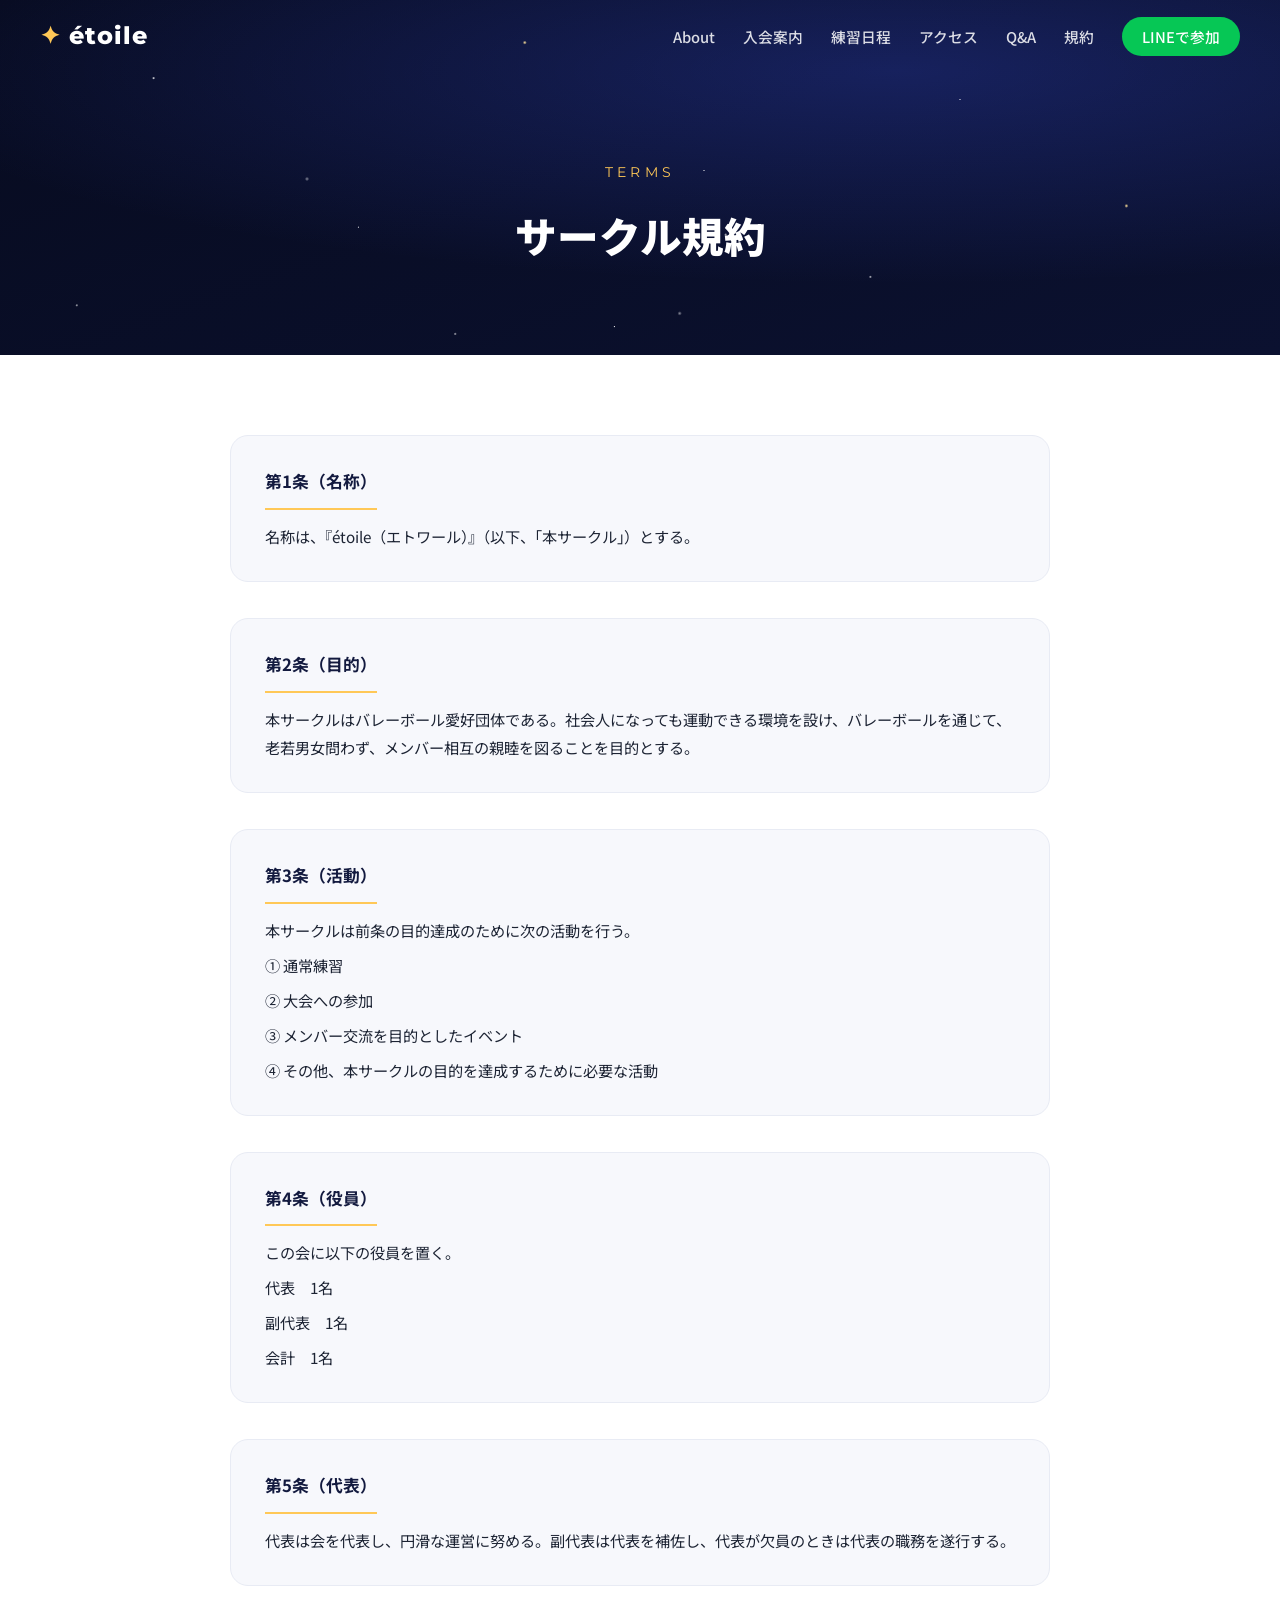
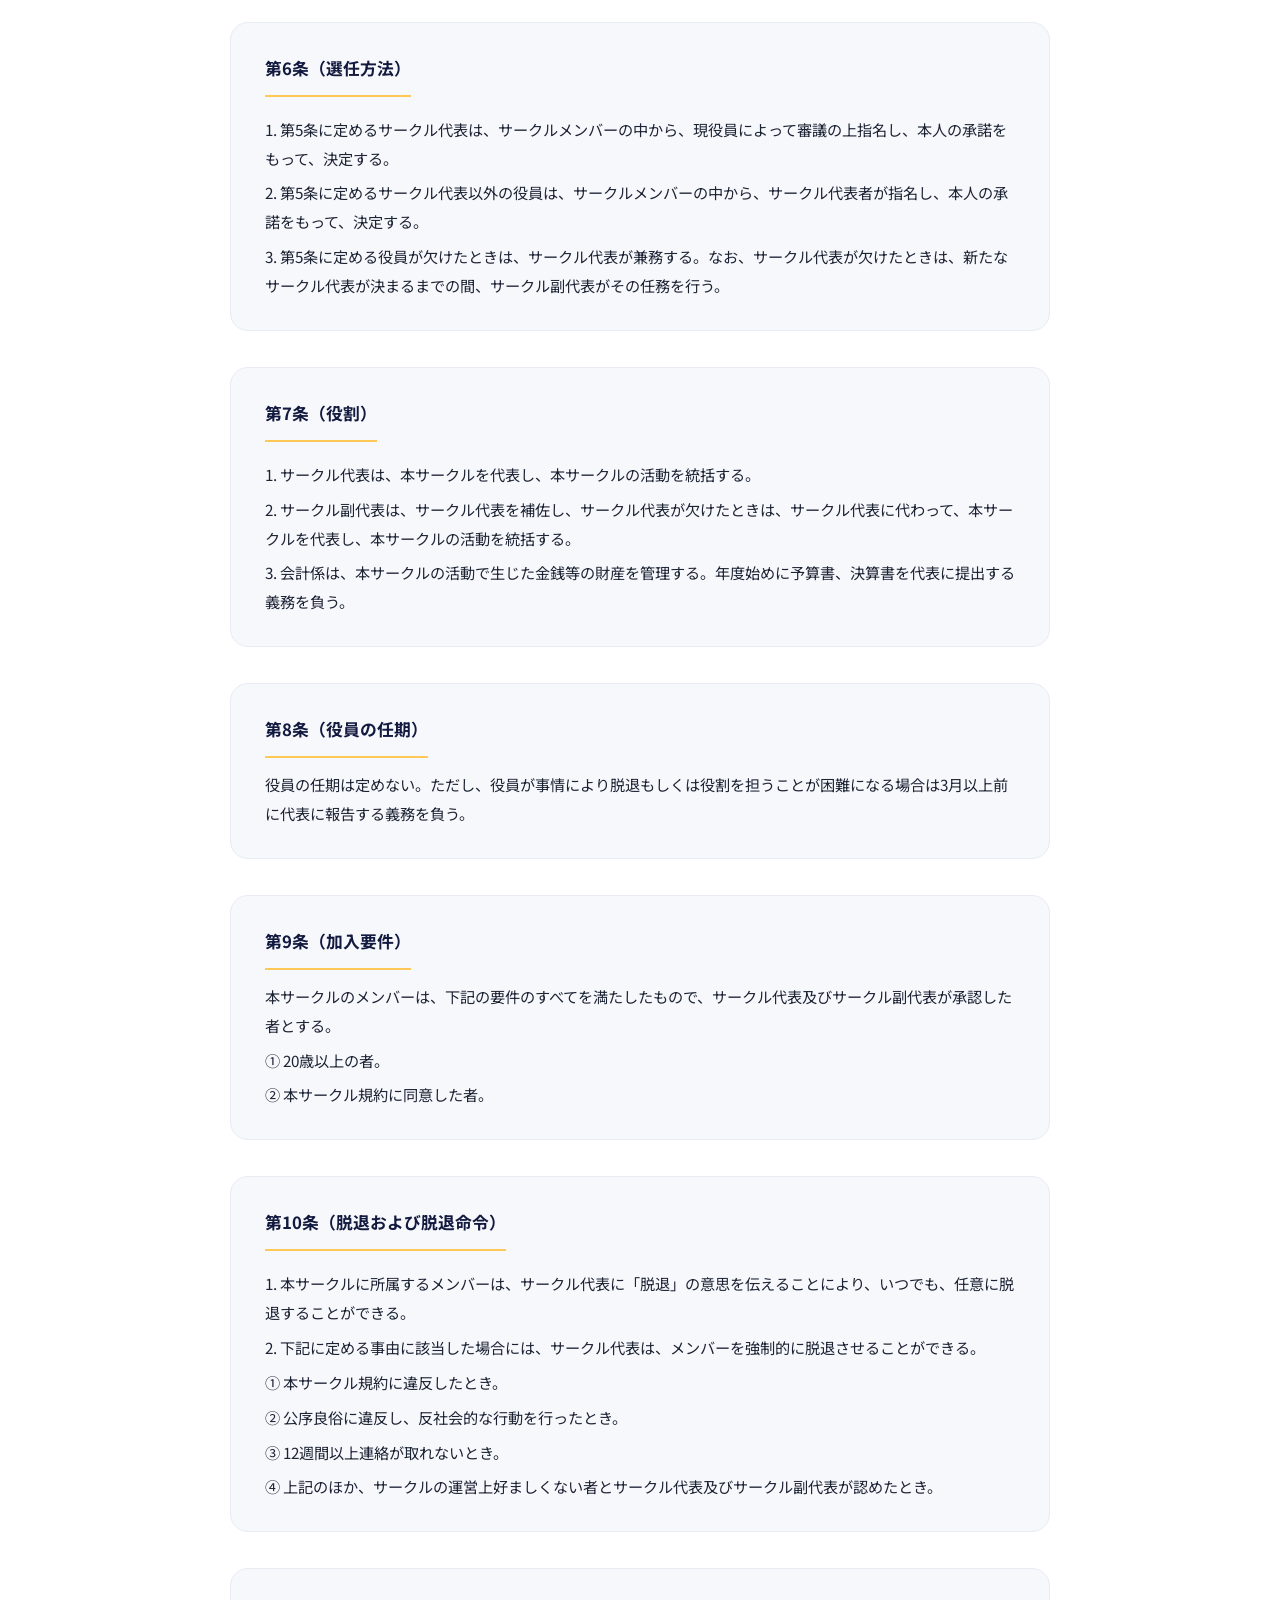
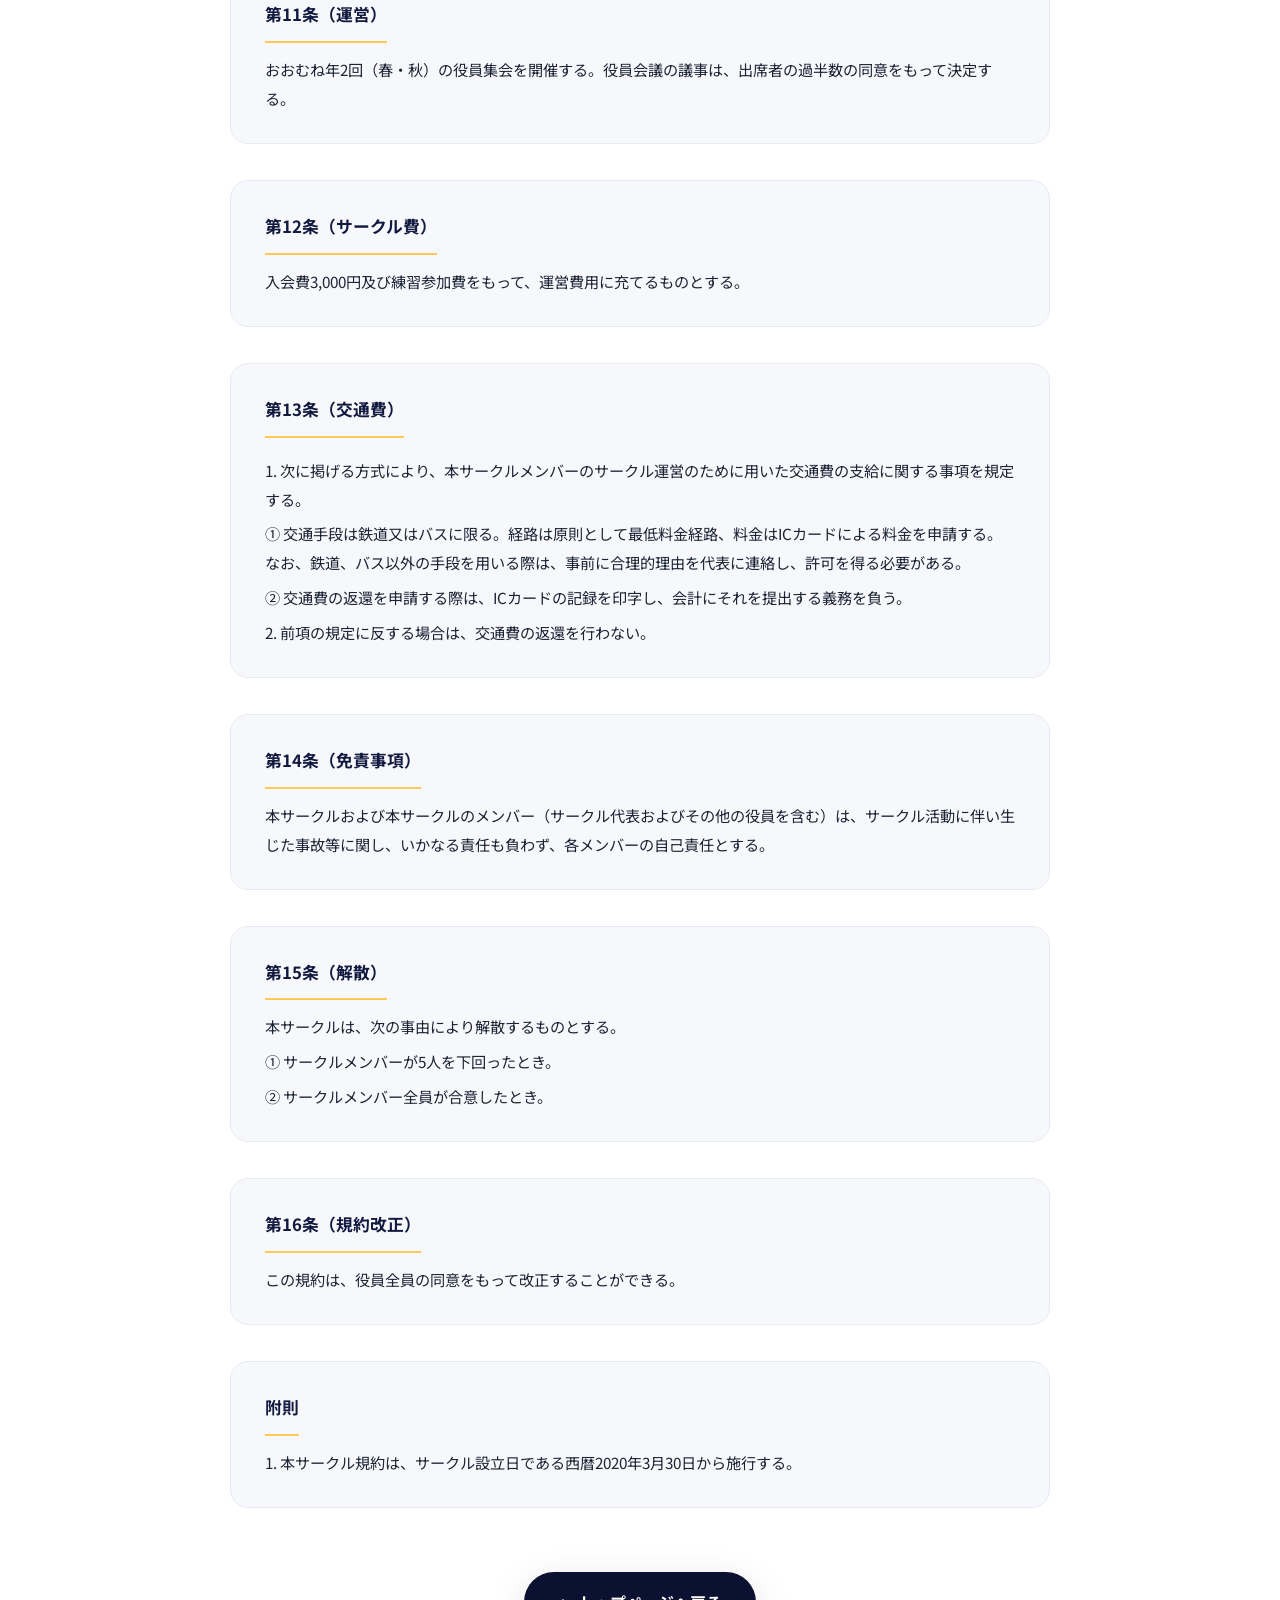
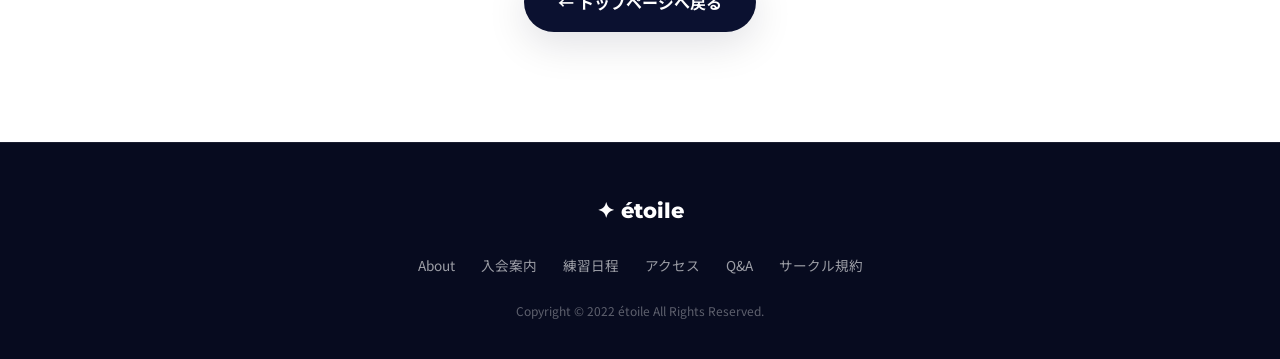
<file: terms.html>
<!DOCTYPE html>
<html lang="ja">
<head>
  <meta charset="UTF-8">
  <meta name="viewport" content="width=device-width, initial-scale=1.0">
  <title>サークル規約 | étoile（エトワール）</title>
  <meta name="description" content="東京都目黒区の男女混合バレーボールチーム étoile（エトワール）のサークル規約です。">
  <link rel="icon" type="image/png" href="assets/mascot.png">
  <link rel="preconnect" href="https://fonts.googleapis.com">
  <link rel="preconnect" href="https://fonts.gstatic.com" crossorigin>
  <link href="https://fonts.googleapis.com/css2?family=Montserrat:wght@400;600;700;800&family=Noto+Sans+JP:wght@400;500;700;900&display=swap" rel="stylesheet">
  <link rel="stylesheet" href="css/style.css">
</head>
<body>

  <header class="header is-scrolled" id="header">
    <div class="header__inner">
      <a href="index.html" class="header__logo">
        <span class="header__logo-star">✦</span> étoile
      </a>
      <nav class="nav" id="nav">
        <ul class="nav__list">
          <li><a href="index.html#about">About</a></li>
          <li><a href="index.html#join">入会案内</a></li>
          <li><a href="index.html#schedule">練習日程</a></li>
          <li><a href="index.html#access">アクセス</a></li>
          <li><a href="index.html#faq">Q&amp;A</a></li>
          <li><a href="terms.html">規約</a></li>
          <li><a href="https://lin.ee/o6nXtUB" target="_blank" rel="noopener" class="nav__cta">LINEで参加</a></li>
        </ul>
      </nav>
      <button class="hamburger" id="hamburger" aria-label="メニューを開く" aria-expanded="false">
        <span></span><span></span><span></span>
      </button>
    </div>
  </header>

  <section class="terms-hero">
    <div class="hero__stars" aria-hidden="true"></div>
    <div class="container">
      <p>Terms</p>
      <h1>サークル規約</h1>
    </div>
  </section>

  <main class="terms-body">
    <div class="container container--narrow">
      <div class="terms-article">
        <section>
          <h2>第1条（名称）</h2>
          <p>名称は、『étoile（エトワール）』（以下、「本サークル」）とする。</p>
        </section>
        <section>
          <h2>第2条（目的）</h2>
          <p>本サークルはバレーボール愛好団体である。社会人になっても運動できる環境を設け、バレーボールを通じて、老若男女問わず、メンバー相互の親睦を図ることを目的とする。</p>
        </section>
        <section>
          <h2>第3条（活動）</h2>
          <p>本サークルは前条の目的達成のために次の活動を行う。</p>
          <ol>
            <li>① 通常練習</li>
            <li>② 大会への参加</li>
            <li>③ メンバー交流を目的としたイベント</li>
            <li>④ その他、本サークルの目的を達成するために必要な活動</li>
          </ol>
        </section>
        <section>
          <h2>第4条（役員）</h2>
          <p>この会に以下の役員を置く。</p>
          <ol>
            <li>代表　1名</li>
            <li>副代表　1名</li>
            <li>会計　1名</li>
          </ol>
        </section>
        <section>
          <h2>第5条（代表）</h2>
          <p>代表は会を代表し、円滑な運営に努める。副代表は代表を補佐し、代表が欠員のときは代表の職務を遂行する。</p>
        </section>
        <section>
          <h2>第6条（選任方法）</h2>
          <ol>
            <li>1. 第5条に定めるサークル代表は、サークルメンバーの中から、現役員によって審議の上指名し、本人の承諾をもって、決定する。</li>
            <li>2. 第5条に定めるサークル代表以外の役員は、サークルメンバーの中から、サークル代表者が指名し、本人の承諾をもって、決定する。</li>
            <li>3. 第5条に定める役員が欠けたときは、サークル代表が兼務する。なお、サークル代表が欠けたときは、新たなサークル代表が決まるまでの間、サークル副代表がその任務を行う。</li>
          </ol>
        </section>
        <section>
          <h2>第7条（役割）</h2>
          <ol>
            <li>1. サークル代表は、本サークルを代表し、本サークルの活動を統括する。</li>
            <li>2. サークル副代表は、サークル代表を補佐し、サークル代表が欠けたときは、サークル代表に代わって、本サークルを代表し、本サークルの活動を統括する。</li>
            <li>3. 会計係は、本サークルの活動で生じた金銭等の財産を管理する。年度始めに予算書、決算書を代表に提出する義務を負う。</li>
          </ol>
        </section>
        <section>
          <h2>第8条（役員の任期）</h2>
          <p>役員の任期は定めない。ただし、役員が事情により脱退もしくは役割を担うことが困難になる場合は3月以上前に代表に報告する義務を負う。</p>
        </section>
        <section>
          <h2>第9条（加入要件）</h2>
          <p>本サークルのメンバーは、下記の要件のすべてを満たしたもので、サークル代表及びサークル副代表が承認した者とする。</p>
          <ol>
            <li>① 20歳以上の者。</li>
            <li>② 本サークル規約に同意した者。</li>
          </ol>
        </section>
        <section>
          <h2>第10条（脱退および脱退命令）</h2>
          <ol>
            <li>1. 本サークルに所属するメンバーは、サークル代表に「脱退」の意思を伝えることにより、いつでも、任意に脱退することができる。</li>
            <li>2. 下記に定める事由に該当した場合には、サークル代表は、メンバーを強制的に脱退させることができる。
              <ol>
                <li>① 本サークル規約に違反したとき。</li>
                <li>② 公序良俗に違反し、反社会的な行動を行ったとき。</li>
                <li>③ 12週間以上連絡が取れないとき。</li>
                <li>④ 上記のほか、サークルの運営上好ましくない者とサークル代表及びサークル副代表が認めたとき。</li>
              </ol>
            </li>
          </ol>
        </section>
        <section>
          <h2>第11条（運営）</h2>
          <p>おおむね年2回（春・秋）の役員集会を開催する。役員会議の議事は、出席者の過半数の同意をもって決定する。</p>
        </section>
        <section>
          <h2>第12条（サークル費）</h2>
          <p>入会費3,000円及び練習参加費をもって、運営費用に充てるものとする。</p>
        </section>
        <section>
          <h2>第13条（交通費）</h2>
          <ol>
            <li>1. 次に掲げる方式により、本サークルメンバーのサークル運営のために用いた交通費の支給に関する事項を規定する。
              <ol>
                <li>① 交通手段は鉄道又はバスに限る。経路は原則として最低料金経路、料金はICカードによる料金を申請する。なお、鉄道、バス以外の手段を用いる際は、事前に合理的理由を代表に連絡し、許可を得る必要がある。</li>
                <li>② 交通費の返還を申請する際は、ICカードの記録を印字し、会計にそれを提出する義務を負う。</li>
              </ol>
            </li>
            <li>2. 前項の規定に反する場合は、交通費の返還を行わない。</li>
          </ol>
        </section>
        <section>
          <h2>第14条（免責事項）</h2>
          <p>本サークルおよび本サークルのメンバー（サークル代表およびその他の役員を含む）は、サークル活動に伴い生じた事故等に関し、いかなる責任も負わず、各メンバーの自己責任とする。</p>
        </section>
        <section>
          <h2>第15条（解散）</h2>
          <p>本サークルは、次の事由により解散するものとする。</p>
          <ol>
            <li>① サークルメンバーが5人を下回ったとき。</li>
            <li>② サークルメンバー全員が合意したとき。</li>
          </ol>
        </section>
        <section>
          <h2>第16条（規約改正）</h2>
          <p>この規約は、役員全員の同意をもって改正することができる。</p>
        </section>
        <section>
          <h2>附則</h2>
          <p>1. 本サークル規約は、サークル設立日である西暦2020年3月30日から施行する。</p>
        </section>
      </div>
      <div class="terms-back">
        <a href="index.html" class="btn">← トップページへ戻る</a>
      </div>
    </div>
  </main>

  <footer class="footer">
    <div class="container footer__inner">
      <p class="footer__logo">✦ étoile</p>
      <nav class="footer__nav">
        <a href="index.html#about">About</a>
        <a href="index.html#join">入会案内</a>
        <a href="index.html#schedule">練習日程</a>
        <a href="index.html#access">アクセス</a>
        <a href="index.html#faq">Q&amp;A</a>
        <a href="terms.html">サークル規約</a>
      </nav>
      <p class="footer__copy">Copyright © 2022 étoile All Rights Reserved.</p>
    </div>
  </footer>

  <script src="js/main.js"></script>
</body>
</html>
</file>
<file: css/style.css>
/* ============================================
   étoile — 男女混合バレーボールチーム
   Modern dark-navy + gold "star" theme
   ============================================ */

:root {
  --navy-900: #070b1f;
  --navy-800: #0b1130;
  --navy-700: #131a3f;
  --gold: #ffc857;
  --gold-light: #ffe29a;
  --line-green: #06c755;
  --white: #ffffff;
  --ink: #1c2333;
  --ink-soft: #5a637a;
  --bg-light: #f7f8fc;
  --radius: 18px;
  --shadow: 0 12px 40px rgba(7, 11, 31, 0.12);
  --font-jp: "Noto Sans JP", sans-serif;
  --font-en: "Montserrat", sans-serif;
}

* { margin: 0; padding: 0; box-sizing: border-box; }

html { scroll-behavior: smooth; scroll-padding-top: 80px; }

body {
  font-family: var(--font-jp);
  color: var(--ink);
  background: var(--white);
  line-height: 1.9;
  -webkit-font-smoothing: antialiased;
}

img { max-width: 100%; display: block; }
a { color: inherit; }
ul, ol { list-style: none; }

.container {
  width: min(1120px, 92%);
  margin-inline: auto;
}
.container--narrow { width: min(820px, 92%); }

.pc-only { display: inline; }
@media (max-width: 768px) { .pc-only { display: none; } }

/* ============ Reveal animation ============ */
.reveal {
  opacity: 0;
  transform: translateY(28px);
  transition: opacity 0.7s ease, transform 0.7s ease;
}
.reveal.is-visible { opacity: 1; transform: none; }
.delay-1 { transition-delay: 0.12s; }
.delay-2 { transition-delay: 0.24s; }
.delay-3 { transition-delay: 0.36s; }
.delay-4 { transition-delay: 0.48s; }

@media (prefers-reduced-motion: reduce) {
  html { scroll-behavior: auto; }
  .reveal { opacity: 1; transform: none; transition: none; }
}

/* ============ Header ============ */
.header {
  position: fixed;
  inset: 0 0 auto;
  z-index: 100;
  transition: background 0.3s ease, box-shadow 0.3s ease;
}
.header.is-scrolled {
  background: rgba(7, 11, 31, 0.85);
  backdrop-filter: blur(14px);
  -webkit-backdrop-filter: blur(14px);
  box-shadow: 0 2px 24px rgba(0, 0, 0, 0.25);
}
.header__inner {
  width: min(1200px, 94%);
  margin-inline: auto;
  display: flex;
  align-items: center;
  justify-content: space-between;
  height: 72px;
}
.header__logo {
  font-family: var(--font-en);
  font-weight: 800;
  font-size: 1.5rem;
  letter-spacing: 0.04em;
  color: var(--white);
  text-decoration: none;
}
.header__logo-star { color: var(--gold); }

.nav__list {
  display: flex;
  align-items: center;
  gap: 28px;
}
.nav__list a {
  color: rgba(255, 255, 255, 0.85);
  text-decoration: none;
  font-size: 0.92rem;
  font-weight: 500;
  transition: color 0.2s;
}
.nav__list a:hover { color: var(--gold); }
.nav__cta {
  background: var(--line-green);
  color: #fff !important;
  padding: 9px 20px;
  border-radius: 999px;
  font-weight: 700;
  transition: opacity 0.2s, transform 0.2s;
}
.nav__cta:hover { opacity: 0.88; transform: translateY(-1px); }

.hamburger {
  display: none;
  flex-direction: column;
  justify-content: center;
  gap: 6px;
  width: 44px;
  height: 44px;
  background: none;
  border: 0;
  cursor: pointer;
  z-index: 110;
}
.hamburger span {
  display: block;
  width: 26px;
  height: 2px;
  margin-inline: auto;
  background: var(--white);
  transition: transform 0.3s, opacity 0.3s;
}

@media (max-width: 900px) {
  .hamburger { display: flex; }
  .nav {
    position: fixed;
    inset: 0;
    background: rgba(7, 11, 31, 0.96);
    backdrop-filter: blur(10px);
    opacity: 0;
    pointer-events: none;
    transition: opacity 0.3s;
    display: grid;
    place-items: center;
  }
  .nav.is-open { opacity: 1; pointer-events: auto; }
  .nav__list { flex-direction: column; gap: 30px; }
  .nav__list a { font-size: 1.2rem; }
  body.nav-locked { overflow: hidden; }
  .hamburger.is-open span:nth-child(1) { transform: translateY(8px) rotate(45deg); }
  .hamburger.is-open span:nth-child(2) { opacity: 0; }
  .hamburger.is-open span:nth-child(3) { transform: translateY(-8px) rotate(-45deg); }
}

/* ============ Hero ============ */
.hero {
  position: relative;
  min-height: 100svh;
  display: grid;
  place-items: center;
  text-align: center;
  color: var(--white);
  background:
    radial-gradient(ellipse 80% 60% at 70% 20%, rgba(64, 90, 255, 0.25), transparent),
    radial-gradient(ellipse 60% 50% at 20% 80%, rgba(255, 200, 87, 0.12), transparent),
    linear-gradient(160deg, var(--navy-900), var(--navy-800) 55%, var(--navy-700));
  overflow: hidden;
}

/* starfield (generated dots) */
.hero__stars,
.hero__stars::before,
.hero__stars::after {
  content: "";
  position: absolute;
  inset: 0;
  background-image:
    radial-gradient(1.5px 1.5px at 12% 22%, #fff, transparent),
    radial-gradient(1px 1px at 28% 64%, rgba(255,255,255,0.9), transparent),
    radial-gradient(2px 2px at 41% 12%, var(--gold-light), transparent),
    radial-gradient(1px 1px at 55% 48%, #fff, transparent),
    radial-gradient(1.5px 1.5px at 68% 78%, rgba(255,255,255,0.8), transparent),
    radial-gradient(1px 1px at 75% 28%, #fff, transparent),
    radial-gradient(2px 2px at 88% 58%, var(--gold-light), transparent),
    radial-gradient(1px 1px at 94% 14%, #fff, transparent),
    radial-gradient(1.5px 1.5px at 6% 86%, rgba(255,255,255,0.7), transparent),
    radial-gradient(1px 1px at 48% 92%, #fff, transparent);
  animation: twinkle 5s ease-in-out infinite;
}
.hero__stars::before { transform: scale(1.6) rotate(40deg); animation-delay: 1.6s; opacity: 0.7; }
.hero__stars::after { transform: scale(2.2) rotate(80deg); animation-delay: 3.2s; opacity: 0.5; }

@keyframes twinkle {
  0%, 100% { opacity: 1; }
  50% { opacity: 0.35; }
}

.hero__inner { position: relative; z-index: 2; padding: 120px 6% 80px; }

.hero__badge {
  display: inline-block;
  font-size: 0.88rem;
  font-weight: 700;
  letter-spacing: 0.08em;
  padding: 8px 22px;
  border: 1px solid rgba(255, 200, 87, 0.6);
  border-radius: 999px;
  color: var(--gold-light);
  background: rgba(255, 200, 87, 0.08);
  margin-bottom: 28px;
}

.hero__title { line-height: 1.1; }
.hero__title-main {
  display: block;
  font-family: var(--font-en);
  font-size: clamp(4rem, 13vw, 8.5rem);
  font-weight: 800;
  letter-spacing: 0.02em;
  background: linear-gradient(120deg, #fff 30%, var(--gold) 75%, var(--gold-light));
  -webkit-background-clip: text;
  background-clip: text;
  -webkit-text-fill-color: transparent;
  color: transparent;
}
.hero__title-sub {
  display: block;
  margin-top: 10px;
  font-size: clamp(0.95rem, 2.4vw, 1.25rem);
  font-weight: 700;
  letter-spacing: 0.55em;
  text-indent: 0.55em;
  color: rgba(255, 255, 255, 0.75);
}

.hero__lead {
  margin: 30px auto 0;
  font-size: clamp(0.98rem, 2vw, 1.15rem);
  color: rgba(255, 255, 255, 0.85);
}

.hero__actions {
  margin-top: 44px;
  display: flex;
  gap: 16px;
  justify-content: center;
  flex-wrap: wrap;
}

.hero__scroll {
  position: absolute;
  bottom: 26px;
  left: 50%;
  transform: translateX(-50%);
  font-family: var(--font-en);
  font-size: 0.7rem;
  letter-spacing: 0.3em;
  color: rgba(255, 255, 255, 0.5);
  display: grid;
  justify-items: center;
  gap: 8px;
  z-index: 2;
}
.hero__scroll span {
  width: 1px;
  height: 44px;
  background: linear-gradient(to bottom, var(--gold), transparent);
  animation: scrollline 2s ease-in-out infinite;
  transform-origin: top;
}
@keyframes scrollline {
  0% { transform: scaleY(0); }
  50% { transform: scaleY(1); }
  100% { transform: scaleY(0); transform-origin: bottom; }
}

/* ============ Buttons ============ */
.btn {
  display: inline-flex;
  align-items: center;
  gap: 10px;
  padding: 15px 34px;
  border-radius: 999px;
  font-weight: 700;
  font-size: 1rem;
  text-decoration: none;
  transition: transform 0.2s, box-shadow 0.2s, opacity 0.2s;
}
.btn:hover { transform: translateY(-2px); }
.btn--line {
  background: var(--line-green);
  color: #fff;
  box-shadow: 0 8px 28px rgba(6, 199, 85, 0.35);
}
.btn--line:hover { box-shadow: 0 12px 34px rgba(6, 199, 85, 0.45); }
.btn--ghost {
  border: 1px solid rgba(255, 255, 255, 0.4);
  color: var(--white);
}
.btn--ghost:hover { border-color: var(--gold); color: var(--gold-light); }
.btn--large { padding: 18px 44px; font-size: 1.08rem; }

/* ============ Sections ============ */
.section { padding: 110px 0; }
.section--dark {
  background:
    radial-gradient(ellipse 70% 50% at 85% 8%, rgba(64, 90, 255, 0.15), transparent),
    linear-gradient(180deg, var(--navy-900), var(--navy-800));
  color: var(--white);
}

.section__label {
  font-family: var(--font-en);
  font-weight: 700;
  font-size: 0.85rem;
  letter-spacing: 0.28em;
  text-transform: uppercase;
  color: var(--gold);
}
.section__label::before { content: "✦ "; }

.section__title {
  font-size: clamp(1.7rem, 4.2vw, 2.5rem);
  font-weight: 900;
  letter-spacing: 0.04em;
  margin: 8px 0 48px;
}
.section__desc { margin: -28px 0 36px; color: var(--ink-soft); }
.section--dark .section__desc { color: rgba(255, 255, 255, 0.7); }

/* ============ About ============ */
.about {
  display: grid;
  grid-template-columns: 1.15fr 1fr;
  gap: 56px;
  align-items: center;
}
.about__catch {
  font-size: clamp(1.25rem, 2.6vw, 1.6rem);
  font-weight: 900;
  line-height: 1.6;
  margin-bottom: 22px;
}
.about__text p + p { margin-top: 14px; color: var(--ink-soft); }
.about__text > p:not(.about__catch) { color: var(--ink-soft); }

.about__stats {
  margin-top: 36px;
  display: flex;
  gap: 14px;
  flex-wrap: wrap;
}
.about__stats li {
  flex: 1 1 130px;
  background: var(--bg-light);
  border: 1px solid #e8ebf4;
  border-radius: var(--radius);
  padding: 18px 14px;
  text-align: center;
  display: grid;
  gap: 2px;
}
.about__stats strong {
  font-family: var(--font-en);
  font-size: 1.25rem;
  font-weight: 800;
  color: var(--navy-800);
}
.about__stats span { font-size: 0.78rem; color: var(--ink-soft); }

.about__image {
  border-radius: var(--radius);
  overflow: hidden;
  box-shadow: var(--shadow);
  position: relative;
}
.about__image::after {
  content: "";
  position: absolute;
  inset: 0;
  border-radius: var(--radius);
  border: 1px solid rgba(7, 11, 31, 0.08);
  pointer-events: none;
}
.about__image img { width: 100%; height: 100%; object-fit: cover; aspect-ratio: 4/3; }

@media (max-width: 860px) {
  .about { grid-template-columns: 1fr; gap: 36px; }
  .about__image { order: -1; }
}

/* ============ Cards (募集要項) ============ */
.cards {
  display: grid;
  grid-template-columns: repeat(3, 1fr);
  gap: 22px;
}
.card {
  background: rgba(255, 255, 255, 0.05);
  border: 1px solid rgba(255, 255, 255, 0.12);
  border-radius: var(--radius);
  padding: 34px 28px;
  backdrop-filter: blur(6px);
  transition: transform 0.25s ease, border-color 0.25s ease;
}
.card:hover { transform: translateY(-6px); border-color: rgba(255, 200, 87, 0.5); }
.card__icon { font-size: 2rem; margin-bottom: 14px; }
.card h3 { font-size: 1.15rem; margin-bottom: 10px; color: var(--gold-light); }
.card p { font-size: 0.92rem; color: rgba(255, 255, 255, 0.78); }

.join__note {
  margin-top: 22px;
  font-size: 0.82rem;
  color: rgba(255, 255, 255, 0.55);
}

@media (max-width: 860px) {
  .cards { grid-template-columns: 1fr; }
}

/* ============ Pricing ============ */
.pricing {
  margin-top: 60px;
  display: grid;
  grid-template-columns: repeat(3, 1fr);
  gap: 22px;
}
.pricing__item {
  background: rgba(255, 255, 255, 0.05);
  border: 1px solid rgba(255, 255, 255, 0.12);
  border-radius: var(--radius);
  padding: 30px 22px;
  text-align: center;
  display: grid;
  gap: 6px;
}
.pricing__item--accent {
  border-color: rgba(255, 200, 87, 0.55);
  background: rgba(255, 200, 87, 0.07);
}
.pricing__label { font-size: 0.88rem; font-weight: 700; color: rgba(255, 255, 255, 0.7); }
.pricing__value {
  font-family: var(--font-en);
  font-size: 2.3rem;
  font-weight: 800;
  color: var(--gold-light);
  line-height: 1.2;
}
.pricing__value small { font-size: 1rem; font-weight: 700; }
.pricing__note { font-size: 0.78rem; color: rgba(255, 255, 255, 0.55); }

@media (max-width: 860px) {
  .pricing { grid-template-columns: 1fr; }
}

/* ============ Steps ============ */
.steps { margin-top: 70px; }
.steps__title {
  text-align: center;
  font-size: 1.4rem;
  margin-bottom: 40px;
  color: var(--white);
}
.steps__list {
  display: grid;
  grid-template-columns: repeat(3, 1fr);
  gap: 22px;
  counter-reset: step;
}
.steps__list li {
  position: relative;
  background: rgba(255, 255, 255, 0.05);
  border: 1px solid rgba(255, 255, 255, 0.12);
  border-radius: var(--radius);
  padding: 34px 26px 28px;
}
.steps__num {
  font-family: var(--font-en);
  font-weight: 800;
  font-size: 0.95rem;
  letter-spacing: 0.1em;
  color: var(--gold);
}
.steps__num::before { content: "STEP "; font-size: 0.7rem; }
.steps__list h4 { margin: 8px 0 8px; font-size: 1.08rem; color: var(--white); }
.steps__list p { font-size: 0.9rem; color: rgba(255, 255, 255, 0.75); }
.steps__cta { margin-top: 44px; text-align: center; }

@media (max-width: 860px) {
  .steps__list { grid-template-columns: 1fr; }
}

/* ============ Calendar ============ */
.calendar {
  border-radius: var(--radius);
  overflow: hidden;
  box-shadow: var(--shadow);
  border: 1px solid #e8ebf4;
  background: #fff;
}
.calendar iframe {
  width: 100%;
  height: 600px;
  border: 0;
  display: block;
}
@media (max-width: 640px) {
  .calendar iframe { height: 480px; }
}

/* ============ Events ============ */
.events { margin-top: 70px; }
.events__title { font-size: 1.4rem; margin-bottom: 32px; }
.events__timeline {
  display: grid;
  grid-template-columns: repeat(3, 1fr);
  gap: 22px;
}
.events__item {
  display: flex;
  align-items: center;
  gap: 18px;
  background: var(--bg-light);
  border: 1px solid #e8ebf4;
  border-radius: var(--radius);
  padding: 22px 26px;
}
.events__month {
  font-family: var(--font-en);
  font-weight: 800;
  font-size: 1.05rem;
  color: var(--navy-800);
  background: var(--gold);
  border-radius: 12px;
  padding: 8px 14px;
  white-space: nowrap;
}
.events__name { font-weight: 700; font-size: 1.02rem; }

@media (max-width: 860px) {
  .events__timeline { grid-template-columns: 1fr; }
}

/* ============ Access ============ */
.access {
  display: grid;
  grid-template-columns: repeat(3, 1fr);
  gap: 22px;
}
.access__card {
  background: rgba(255, 255, 255, 0.05);
  border: 1px solid rgba(255, 255, 255, 0.12);
  border-radius: var(--radius);
  overflow: hidden;
  transition: transform 0.25s ease, border-color 0.25s ease;
}
.access__card:hover { transform: translateY(-6px); border-color: rgba(255, 200, 87, 0.5); }
.access__map iframe {
  width: 100%;
  height: 210px;
  border: 0;
  display: block;
  filter: saturate(0.9);
}
.access__body { padding: 22px 24px 26px; }
.access__body h3 { font-size: 1.15rem; color: var(--gold-light); margin-bottom: 6px; }
.access__address { font-size: 0.88rem; color: rgba(255, 255, 255, 0.75); }
.access__station { font-size: 0.85rem; color: rgba(255, 255, 255, 0.6); margin-top: 6px; }

@media (max-width: 960px) {
  .access { grid-template-columns: 1fr; }
}

/* ============ FAQ ============ */
.faq { display: grid; gap: 14px; }
.faq__item {
  background: var(--bg-light);
  border: 1px solid #e8ebf4;
  border-radius: 14px;
  overflow: hidden;
  transition: border-color 0.2s;
}
.faq__item[open] { border-color: var(--gold); }
.faq__item summary {
  cursor: pointer;
  list-style: none;
  font-weight: 700;
  padding: 20px 56px 20px 24px;
  position: relative;
}
.faq__item summary::-webkit-details-marker { display: none; }
.faq__item summary::before {
  content: "Q.";
  font-family: var(--font-en);
  font-weight: 800;
  color: var(--gold);
  margin-right: 12px;
}
.faq__item summary::after {
  content: "+";
  position: absolute;
  right: 22px;
  top: 50%;
  transform: translateY(-50%);
  font-family: var(--font-en);
  font-size: 1.4rem;
  font-weight: 600;
  color: var(--ink-soft);
  transition: transform 0.25s;
}
.faq__item[open] summary::after { transform: translateY(-50%) rotate(45deg); }
.faq__item p {
  padding: 0 24px 22px 24px;
  color: var(--ink-soft);
  font-size: 0.95rem;
}
.faq__item p::before {
  content: "A.";
  font-family: var(--font-en);
  font-weight: 800;
  color: var(--navy-700);
  margin-right: 12px;
}
.faq__more { margin-top: 30px; text-align: center; color: var(--ink-soft); }
.faq__more a { color: var(--line-green); font-weight: 700; }

/* ============ CTA section ============ */
.section--cta {
  position: relative;
  text-align: center;
  color: var(--white);
  background:
    radial-gradient(ellipse 70% 60% at 50% 0%, rgba(64, 90, 255, 0.3), transparent),
    linear-gradient(180deg, var(--navy-800), var(--navy-900));
  overflow: hidden;
}
.section--cta .container { position: relative; z-index: 2; }
.cta__title { font-size: clamp(1.6rem, 4vw, 2.3rem); font-weight: 900; }
.cta__desc { margin: 16px 0 36px; color: rgba(255, 255, 255, 0.8); }

.sns { margin-top: 64px; }
.sns__lead { font-size: 0.92rem; color: rgba(255, 255, 255, 0.65); margin-bottom: 18px; }
.sns__links { display: flex; justify-content: center; gap: 18px; }
.sns__links a {
  display: grid;
  place-items: center;
  width: 52px;
  height: 52px;
  border-radius: 50%;
  border: 1px solid rgba(255, 255, 255, 0.25);
  color: var(--white);
  transition: border-color 0.2s, color 0.2s, transform 0.2s;
}
.sns__links a:hover {
  border-color: var(--gold);
  color: var(--gold);
  transform: translateY(-3px);
}

/* ============ Footer ============ */
.footer {
  background: var(--navy-900);
  color: rgba(255, 255, 255, 0.6);
  padding: 48px 0 36px;
  border-top: 1px solid rgba(255, 255, 255, 0.08);
}
.footer__inner { text-align: center; display: grid; gap: 22px; }
.footer__logo {
  font-family: var(--font-en);
  font-weight: 800;
  font-size: 1.3rem;
  color: var(--white);
}
.footer__nav {
  display: flex;
  justify-content: center;
  flex-wrap: wrap;
  gap: 10px 26px;
}
.footer__nav a {
  font-size: 0.85rem;
  text-decoration: none;
  transition: color 0.2s;
}
.footer__nav a:hover { color: var(--gold); }
.footer__copy { font-size: 0.75rem; color: rgba(255, 255, 255, 0.35); }

/* ============ Terms page ============ */
.terms-hero {
  background:
    radial-gradient(ellipse 80% 60% at 70% 20%, rgba(64, 90, 255, 0.25), transparent),
    linear-gradient(160deg, var(--navy-900), var(--navy-800));
  color: var(--white);
  padding: 160px 0 80px;
  text-align: center;
  position: relative;
  overflow: hidden;
}
.terms-hero .container { position: relative; z-index: 2; }
.terms-hero h1 { font-size: clamp(1.8rem, 4.5vw, 2.6rem); font-weight: 900; }
.terms-hero p {
  font-family: var(--font-en);
  letter-spacing: 0.3em;
  color: var(--gold);
  font-size: 0.85rem;
  margin-bottom: 10px;
  text-transform: uppercase;
}

.terms-body { padding: 80px 0 110px; }
.terms-article { display: grid; gap: 36px; }
.terms-article section {
  background: var(--bg-light);
  border: 1px solid #e8ebf4;
  border-radius: var(--radius);
  padding: 30px 34px;
}
.terms-article h2 {
  font-size: 1.05rem;
  color: var(--navy-700);
  margin-bottom: 12px;
  padding-bottom: 10px;
  border-bottom: 2px solid var(--gold);
  display: inline-block;
}
.terms-article p, .terms-article li { font-size: 0.95rem; color: var(--ink); }
.terms-article ol { list-style: none; display: grid; gap: 6px; margin-top: 6px; }
.terms-back { text-align: center; margin-top: 64px; }
.terms-back .btn {
  background: var(--navy-800);
  color: #fff;
  box-shadow: var(--shadow);
}
</file>
